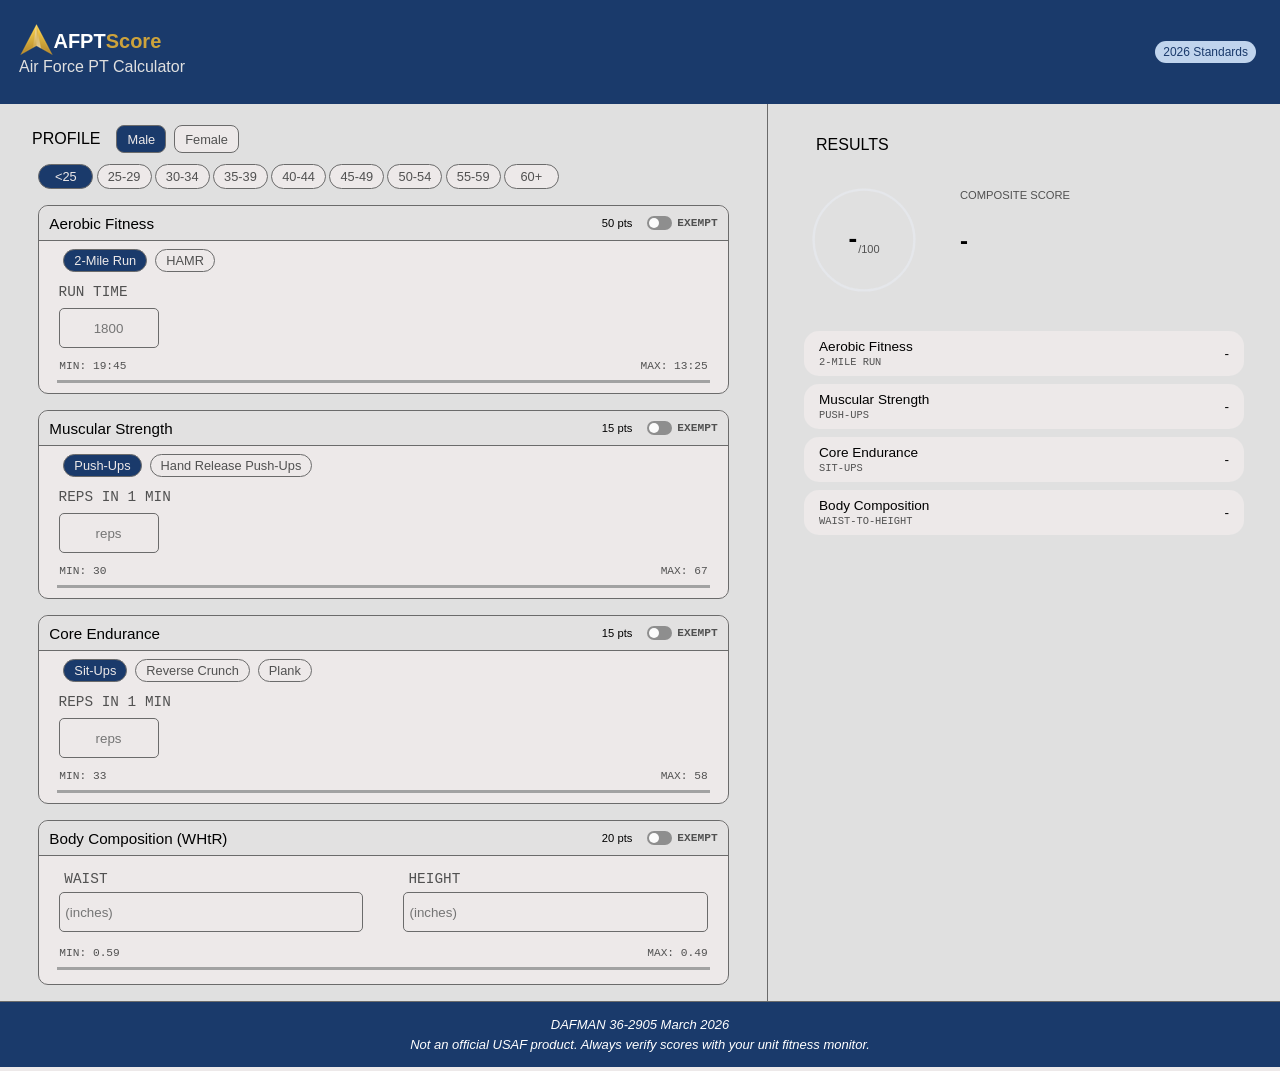
<file: index.html>
<!DOCTYPE html>
<html lang="en">
  <head>
    <meta charset="UTF-8" />
    <meta name="viewport" content="width=device-width, initial-scale=1.0" />
    <!-- Primary meta -->
    <title>AFPTScore  — Air Force PT Calculator</title>
    <meta name="description" content="Calculate your Air Force PT score instantly using 2025 AFI 36-2905 standards. Includes HAMR level planner, waist-to-height ratio check, and official document library." />
    <meta name="author" content="Elisa Cruz" />
    <meta name="robots" content="index, follow" />
    <!-- Open Graph (for link previews on Slack, LinkedIn, iMessage etc.) -->
    <meta property="og:type" content="website" />
    <meta property="og:title" content="AFPT Calculator — Air Force PT Score & HAMR Planner (2025)" />
    <meta property="og:description" content="Calculate your Air Force PT score using 2025 AFI 36-2905 standards. HAMR planner, WHtR check, and official documents." />
    <meta property="og:url" content="https://yourdomain.com/" />
    <meta property="og:image" content="assets/logo.png" />
    <meta property="og:site_name" content="AFPTScore" />
    <!-- Twitter / X card -->
    <meta name="twitter:card" content="summary_large_image" />
    <meta name="twitter:title" content="AFPT Calculator — Air Force PT Score & HAMR Planner (2025)" />
    <meta name="twitter:description" content="Calculate your Air Force PT score using 2025 AFI 36-2905 standards." />
    <meta name="twitter:image" content="assets/logo.png" />
    <!-- Canonical URL (tells search engines this is the authoritative page) -->
    <link rel="canonical" href="https://yourdomain.com/" />
    <!-- Favicon -->
    <link rel="icon" type="image/png" href="assets/favicon-96x96.png" sizes="96x96" />
    <link rel="icon" type="image/svg+xml" href="assets/favicon.svg" />
    <link rel="shortcut icon" href="assets/favicon.ico" />
    <link rel="apple-touch-icon" sizes="180x180" href="assets/apple-touch-icon.png" />
    <meta name="apple-mobile-web-app-title" content="AFPTScore" />
    <link rel="manifest" href="assets/site.webmanifest" />
    <!-- Theme color (colors the browser chrome on mobile) -->
    <meta name="theme-color" content="#1a3a6b" />
    <!-- Stylesheet -->
    <link rel="stylesheet" href="css/styles.css" />
  </head>
  <body>
    <header>
      <!-- NAV -->
      <nav class="topnav" role="navigation" aria-label="Main navigation">
        <div class="nav-brand">
          <a href="index.html" aria-label="AFPT home" id="logo-link">
            <img id="logo" src="assets/logo.png">
            <h1 class="nav-title">AFPT<span class="nav-title-muted">Score</span></h1>
            <p id="description">Air Force PT Calculator</p>
          </a>
        </div>
        <!--  <ul class="nav-links" role="list">
          <li><a href="index.html" class="nav-link active" aria-current="page">PT calculator</a></li>
          <li><a href="hamr.html" class="nav-link">HAMR planner</a></li> 
          <li><a href="whtr.html" class="nav-link">WHtR check</a></li>
          <li><a href="documents.html" class="nav-link">Documents</a></li> 
          </ul>--->
        <span class="nav-badge">2026 Standards</span>
      </nav>
    </header>
    <!-- MAIN CONTENT -->
    <main id="main-content">
      <!-- MAIN DIVS -->
      <div class="main-container">
      <div id="mobile-tabs">
        <button class="mobile-tab selected" id="tab-score">Enter Scores</button>
        <button class="mobile-tab" id="tab-results">Results</button>
      </div>
      <div id="left-div">
        <div id="calculator-form">
          <div id="gender-div">
            <h2 class="hero-eyebrow">Profile</h2>
            <button id="male" value="male" class="active">Male</button>
            <button id="female" value="female">Female</button>
          </div>
          <div id="age-div">
            <button id="under25" value="under25" class="active">&lt;25</button>
            <button id="age25to29" value="age25to29">25-29</button>
            <button id="age30to34" value="age30to34">30-34</button>
            <button id="age35to39" value="age35to39">35-39</button>
            <button id="age40to44" value="age40to44">40-44</button>
            <button id="age45to49" value="age45to49">45-49</button>
            <button id="age50to54" value="age50to54">50-54</button>
            <button id="age55to59" value="age55to59">55-59</button>
            <button id="over60" value="over60">60+</button>
          </div>
          <div class="cal-div">
            <div class="comp-header">
              <h3 >Aerobic Fitness</h3>
              <div class="comp-right-text">
                <span class="max-points">50 pts</span>
                <label class="switch"><input type="checkbox" id="exempt-cardio"><span class="slider"></span></label>
                <label for="exempt-cardio" class="exempt-label" id="cardio-exempt-label">Exempt</label>
              </div>
            </div>
            <div id="cardio-div">
              <div class="exempt-overlay hidden"></div>
              <div class="button-div" id="cardio-btns-div">
                <button id="two-mile" class="active">2-Mile Run</button>
                <button id="hamr">HAMR</button>
              </div>
              <div class="row-text-input">
                <label for="cardio-input" id="cardio-label">Run Time</label>
                <div class="input-div">
                  <input class="ex-input" id="cardio-input" name="cardio-result" placeholder="1800"/>
                  <span class="input-error-msg hidden" id="cardio-input-error"></span>
                </div>
                <div class="min-max-div">
                  <div class="min-max-span">
                    <span id="cardio-min" class="min">Min</span>
                    <span id="cardio-max" class="max">Max</span>
                  </div>
                  <div class="line-back">
                    <div class="line-fill" id="cardio-fill"></div>
                  </div>
                </div>
              </div>
            </div>
          </div>
          <div class="cal-div">
            <div class="comp-header">
              <h3 >Muscular Strength</h3>
              <div class="comp-right-text">
                <span class="max-points">15 pts</span>
                <label class="switch"><input type="checkbox" id="exempt-strength"><span class="slider"></span></label>
                <label for="exempt-strength" class="exempt-label">Exempt</label>
              </div>
            </div>
            <div id="strength-div">
              <div class="exempt-overlay hidden"></div>
              <div class="button-div" id="strength-btns-div">
                <button id="push-ups" class="active">Push-Ups</button>
                <button id="hand-release">Hand Release Push-Ups</button>
              </div>
              <div class="row-text-input">
                <label  for="strength-input" id="strength-label">Reps in 1 min</label>
                <div class="input-div">
                  <input class="ex-input" id="strength-input" name="strength-input" placeholder="reps"/>
                  <span class="input-error-msg hidden" id="strength-input-error"></span>
                </div>
                <div class="min-max-div">
                  <div class="min-max-span">
                    <span id="strength-min" class="min">Min</span>
                    <span id="strength-max" class="max">Max</span>
                  </div>
                  <div class="line-back">
                    <div class="line-fill" id="strength-fill"></div>
                  </div>
                </div>
              </div>
            </div>
          </div>
          <div class="cal-div">
            <div class="comp-header">
              <h3 >Core Endurance</h3>
              <div class="comp-right-text">
                <span class="max-points">15 pts</span>
                <label class="switch"><input type="checkbox" id="exempt-core"><span class="slider"></span></label>
                <label for="exempt-core" class="exempt-label">Exempt</label>
              </div>
            </div>
            <div id="core-div">
              <div class="exempt-overlay hidden"></div>
              <div class="button-div" id="core-btns-div">
                <button id="sit-ups" class="active">Sit-Ups</button>
                <button id="cross-leg">Reverse Crunch</button>
                <button id="plank">Plank</button>
              </div>
              <div class="row-text-input">
                <label for="core-input" id="core-label">Reps in 1 min</label>
                <div class="input-div">
                  <input class="ex-input" id="core-input" name="endurance-result" placeholder="reps"/>
                  <span class="input-error-msg hidden" id="core-input-error"></span>
                </div>
                <div class="min-max-div">
                  <div class="min-max-span">
                    <span id="core-min" class="min">Min</span>
                    <span id="core-max" class="max">Max</span>
                  </div>
                  <div class="line-back">
                    <div class="line-fill" id="core-fill"></div>
                  </div>
                </div>
              </div>
            </div>
          </div>
          <div class="cal-div">
            <div class="comp-header">
              <h3 >Body Composition (WHtR)</h3>
              <div class="comp-right-text">
                <span class="max-points">20 pts</span>
                <label class="switch"><input type="checkbox" id="exempt-body-comp"><span class="slider"></span></label>
                <label for="exempt-cardio" class="exempt-label">Exempt</label>
              </div>
            </div>
            <div id="body-comp-grid">
              <div class="exempt-overlay hidden"></div>
              <div class="body-comp-input">
                <label for="waist">Waist</label>
                <input id="waist" name="waist" placeholder="(inches)"/>
                <span class="input-error-msg hidden" id="waist-error"></span>
              </div>
              <div class="body-comp-input">
                <label for="height">Height</label>
                <input id="height" name="height" placeholder="(inches)"/>
                <span class="input-error-msg hidden" id="height-error"></span>
              </div>
              <div class="min-max-div" id="body-min-max-div">
                <div class="min-max-span">
                  <span id="body-comp-min" class="min">Min: .59</span>
                  <span id="body-comp-max" class="max">Max: .49</span>
                </div>
                <div class="line-back">
                  <div class="line-fill" id="body-comp-fill"></div>
                </div>
              </div>
            </div>
          </div>
        </div>
      </div>
      <div id="right-div" class="hidden">
        <h2 class="hero-eyebrow">Results</h2>
        <div class="total-score-div">
          <div id="svg-div">
            <svg class="score-svg" viewBox="0 0 100 100" width="120" height="120">
              <!-- background track -->
              <circle
                cx="50" cy="50" r="42"
                fill="none"
                stroke="#e5e7eb"
                stroke-width="2"
                />
              <!-- animated fill ring -->
              <circle
                id="score-ring"
                cx="50" cy="50" r="42"
                fill="none"
                stroke="#639922"
                stroke-width="4"
                stroke-linecap="round"
                stroke-dasharray="264"
                stroke-dashoffset="264"
                transform="rotate(-90 50 50)"
                />
            </svg>
            <div id="ring-label">
              <span id="score-points">-</span><span id="total-possible">/100</span>
            </div>
          </div>
          <div id="composite-div">
            <h3>Composite score</h3>
            <p id="composite-score">-</p>
            <p id="score-rating"></p>
          </div>
        </div>
        <div class="breakdown">
          <div class="breakdown-left">
            <span class="breakdown-name">Aerobic Fitness</span>
            <span class="breakdown-exercise" id="cardio-ex-label">2-Mile Run</span>
          </div>
          <div class="breakdown-right">
            <span class="breakdown-status" id="cardio-status"></span>
            <span class="breakdown-points" id="cardio">-</span>
          </div>
        </div>
        <div class="breakdown">
          <div class="breakdown-left">
            <span class="breakdown-name">Muscular Strength</span>
            <span class="breakdown-exercise" id="strength-ex-label">Push-ups</span>
          </div>
          <div class="breakdown-right">
            <span class="breakdown-status" id="strength-status"></span>
            <span class="breakdown-points" id="strength">-</span>
          </div>
        </div>
        <div class="breakdown">
          <div class="breakdown-left">
            <span class="breakdown-name">Core Endurance</span>
            <span class="breakdown-exercise" id="core-ex-label">Sit-ups</span>
          </div>
          <div class="breakdown-right">
            <span class="breakdown-status" id="endurance-status"></span>
            <span class="breakdown-points" id="endurance">-</span>
          </div>
        </div>
        <div class="breakdown">
          <div class="breakdown-left">
            <span class="breakdown-name">Body Composition</span>
            <span class="breakdown-exercise">Waist-to-Height</span>
          </div>
          <div class="breakdown-right">
            <span class="breakdown-status" id="whtr-status"></span>
            <span class="breakdown-points" id="whtr">-</span>
          </div>
        </div>
      </div>
    </main>
    <!-- FOOTER -->
    <footer class="footer-bar" role="contentinfo">
      <p class="footer-note">DAFMAN 36-2905 March 2026</p>
      <p class="footer-note">Not an official USAF product. Always verify scores with your unit fitness monitor.</p>
    </footer>
    <!-- SCRIPTS -->
    <script src="js/data.js"></script>
    <script src="js/calculator.js"></script>
  </body>
</html>
</file>
<file: css/styles.css>
/* Global Styles */
:root {
  --black: #000000;
  --gray: #515151;
  --color-background: #ede9e9;
  --color-background-darker: #e0e0e0;
  --light-blue: #c0d4ed;
  --blue: #1a3a6b;
  --gold: #cda33c;
  --white: #ffffff;
  --border: #6b6b6b;
  --exempt: #ce5c43;
  --exempt-overlay: #c0bdbd88;
  --green: #1a6b21;
  /*font*/
  --font-sans:
    -apple-system, BlinkMacSystemFont, "Segoe UI", Helvetica, Arial, sans-serif;
  --font-mono: "SF Mono", "Fira Code", "Fira Mono", "Roboto Mono", monospace;
}

* {
  box-sizing: border-box;
}

html {
  background-color: var(--color-background);
  
}

body {
  margin: 0;
  padding: 0;
  font-family: var(--font-sans);
  
}
main {
  min-height: 80vh;
}

/* HIDDEN CLASS */
.hidden {
  display: none;
}

/*EXEMPT OVERLAY*/
#cardio-div,
#strength-div,
#core-div,
#body-comp-grid {
  position: relative;
}

.exempt-overlay {
  position: absolute;
  top: 0;
  left: 0;
  right: 0;
  bottom: 0;
  background: var(--exempt-overlay);
  backdrop-filter: blur(2px);
  -webkit-backdrop-filter: blur(2px);
  z-index: 2;
  border-radius: 0 0 10px 10px;
}

/* REMOVE DEFAULT STYLES */
input,
textarea,
select {
  -webkit-appearance: none;
  -moz-appearance: none;
  appearance: none;
  border-radius: 0;
  background-image: none;
}

#logo-link {
  padding-top: 20px;
  text-decoration: none;
}

#logo-link p {
  font-family: var(--font-sans);
  font-size: 1rem;
  position: relative;
  right: 15px;
  bottom: 5px;
}

/* FONTS */
h2 {
  font-family: var(--font-sans);
  font-size: 1rem;
  font-weight: 500;
  color: var(--black);
  margin: 1rem 0.5rem 1rem 2rem;
  display: inline;
}

h3 {
  font-size: 0.95rem;
  font-family: var(--font-sans);
  font-weight: 500;
  margin-left: 10px;
}

p {
  color: var(--black);
}

.hero-eyebrow {
  font-family: var(--font-sans);
  text-transform: uppercase;
}

#description {
  font-size: 0.2rem;
  color: var(--color-background-darker);
  margin: 10px 10px 20px;
}

#logo {
  display: inline;
  margin: 10px -5px 0;
  position: relative;
  top: 10px;
}

.nav-title {
  display: inline-block;
  font-size: 1.25rem;
  font-weight: 700;
  color: var(--white);
  margin: 0;
}

.nav-title-muted {
  color: var(--gold);
}

/* HEADER */
header {
  background-color: var(--blue);
  color: var(--white);
}

/* NAV */
nav {
  display: flex;
  justify-content: space-between;
  align-items: center;
  padding: 0.2rem 1.5rem;
}

.nav-links {
  display: flex;
  gap: 1.5rem;
  list-style: none;
  color: var(--gray);
  padding: 0 0.25rem;
}

.nav-link {
  color: var(--gray);
  text-decoration: none;
  font-weight: 500;
  border-radius: 10px;
  padding: 0.5rem 0.75rem;
}

.nav-link:visited {
  color: none;
}

.active {
  background-color: var(--blue);
  color: var(--color-background);
}

.nav-badge {
  background-color: var(--light-blue);
  color: var(--blue);
  font-size: 0.75rem;
  font-weight: 400;
  padding: 0.25rem 0.5rem;
  border-radius: 9999px;
}

.main-container {
  display: grid;
  grid-template-columns: 1fr;
  background: var(--color-background-darker);
}

#mobile-tabs {
  display: grid;
  grid-template-columns: 1fr 1fr;
  height: 40px;
}

.mobile-tab {
  border-style: none;
  border-radius: 0px;
  background-color: var(--color-background);
}

.selected {
  border-bottom: solid 4px var(--blue);
}

#left-div {
  border-right: solid var(--border) 0.5px;
}

#right-div {
  padding: 2rem 1rem 0;
  background-color: var(--color-background-darker);
}

.cal-div {
  display: flex;
  background-color: var(--color-background);
  flex-direction: column;
  border: solid var(--border) 0.5px;
  border-radius: 10px;
  width: 90%;
  margin: 1rem auto;
}

#gender-div {
  display: flex;
  gap: 0.5rem;
  align-items: center;
  margin-top: 10px;
}

#gender-div button {
  height: 28px;
  border-radius: 8px;
}

#age-div {
  display: flex;
  flex-wrap: wrap;
  gap: 0.2rem;
  justify-content: flex-start;
  width: 90%;
  margin: 0 auto 1rem;
}

#age-div button {
  font-size: 0.8rem;
  padding: 4px 6px;
  width: 55px;
}

.button-div {
  display: flex;
  justify-content: flex-start;
  gap: 0.5rem;
  margin: 0.5rem 1.5rem;
}

.comp-header {
  display: flex;
  justify-content: space-between;
  align-items: center;
  border-bottom: 0.5px solid var(--border);
  height: 35px;
  border-radius: 10px 10px 0 0;
  background-color: rgba(224, 224, 224, 0.8);
}

.comp-right-text {
  display: flex;
  flex-direction: row;
  align-items: center;
  gap: 5px;
  margin-right: 10px;
  font-size: 0.7rem;
}

.max-points {
  margin-right: 10px;
}

.exempt-label {
  margin: 0;
  font-family: var(--font-mono);
  text-transform: uppercase;
  font-size: 0.7rem;
  font-weight: 600;
}

.is-exempt {
  color: #6b6b6b;

  h3 {
    color: #6b6b6b;
  }

  label {
    color: var(--exempt);
  }
}

.row-text-input {
  display: flex;
  flex-direction: column;
  justify-content: flex-start;
  margin: 0;
}

.input-div {
  display: flex;
  flex-direction: column;
  margin: 0 1.2rem;
}

.ex-input {
  width: 100px;
  height: 40px;
  text-align: center;
  margin-bottom: 4px;
}

.input-error {
  border-color: #c0392b !important;
  background-color: #fff5f5;
}

.input-error-msg {
  font-size: 0.7rem;
  color: #c0392b;
  font-family: var(--font-mono);
  margin: 0 0 8px;
}

.min-max-div {
  display: flex;
  flex-direction: column;
  align-items: center;
  margin-bottom: 10px;
}

.min-max-span {
  display: flex;
  flex-direction: row;
  width: 100%;
  justify-content: space-between;
  font-family: var(--font-mono);
  text-transform: uppercase;
  color: var(--gray);
  font-size: 0.7rem;
  margin: 8px 0;
}

.min {
  margin-left: 20px;
}

.max {
  margin-right: 20px;
}

.line-back {
  width: 95%;
  height: 3px;
  background-color: rgb(162, 162, 162);
  margin: 0;
  position: relative;
  overflow: hidden;
}

.line-fill {
  position: absolute;
  left: 0;
  top: 0;
  height: 100%;
  width: 0%;
  background-color: var(--green);
  border-radius: 2px;
  transition: width 0.5s ease;
}

button {
  background-color: var(--color-background);
  color: var(--gray);
  border: none;
  padding: 3px 10px;
  border-radius: 20px;
  border: solid var(--border) 0.5px;
  cursor: pointer;
  font-size: 0.8rem;
}

/* CALCULATOR STYLES*/
label {
  color: var(--gray);
  font-size: 0.9rem;
  margin: 0.25rem 1.2rem 0.5rem;
  text-transform: uppercase;
  font-family: var(--font-mono);
}

input,
select {
  background-color: var(--color-background);
  color: var(--black);
  border: solid var(--border) 0.5px;
  padding: 5px;
  border-radius: 5px;
  margin: 0;
}

/*TOGGLE SWITCH*/
input[type="checkbox"] {
  opacity: 0;
  width: 0;
  height: 0;
}

.switch {
  position: relative;
  display: inline-block;
  width: 25px;
  height: 14px;
  margin: 0;
}

.slider {
  position: absolute;
  cursor: pointer;
  top: 0;
  left: 0;
  right: 0;
  bottom: 0;
  background-color: #8e8e8e;
  border-radius: 80px;
  -webkit-transition: 0.4s;
  transition: 0.4s;
}

.slider::before {
  position: absolute;
  content: "";
  height: 10px;
  width: 10px;
  left: 2px;
  bottom: 2px;
  border-radius: 20px;
  background-color: rgba(255, 255, 255, 0.963);
  -webkit-transition: 0.4s;
  transition: 0.4s;
}

input:checked + .slider {
  background-color: var(--exempt);
}

input:focus + .slider {
  box-shadow: 0 0 1px var(--exempt);
}

input:checked + .slider:before {
  -webkit-transform: translateX(11px);
  -ms-transform: translateX(11px);
  transform: translateX(11px);
}

/*///////*/
#body-comp-grid {
  display: grid;
  grid-template-columns: 1fr 1fr;
  grid-template-rows: 1fr 40%;
  justify-content: left;
  width: 100%;
  margin: 0;
}

#body-min-max-div {
  display: flex;
  justify-content: center;
  grid-row: 2/3;
  grid-column: 1/3;
  margin: 0 0 16px;
  width: 100%;
}

.body-comp-input {
  display: flex;
  flex-direction: column;
  margin: 10px 20px 5px;
}

.body-comp-input input {
  width: 100%;
  height: 40px;
}

.body-comp-input label {
  margin: 5px;
}

.total-score-div {
  display: flex;
  align-items: center;
  gap: 16px;
  margin: 15px 20px 20px;
}

#svg-div {
  position: relative;
  width: 120px;
  height: 120px;
  flex-shrink: 0;
}

#ring-label {
  position: absolute;
  top: 50%;
  left: 50%;
  transform: translate(-50%, -50%);
  display: flex;
  flex-direction: row;
  gap: 1px;
  pointer-events: none;
  white-space: nowrap;
}

#composite-div {
  align-content: center;
  margin:20px;
  display:grid;
  grid-template-columns: 1fr 1fr;
  grid-template-rows: 1fr 30%;
  gap: 0;

}

#composite-div h3 {
  color: var(--gray);
  text-transform: uppercase;
  font-size: .7em;
  margin: 0 0 2px;
  grid-row: 1/2;
  grid-column: 1/3;
}
#composite-score {
  font-size: 1.5em;
  font-weight: 600;
  color: var(--black);
  grid-row: 2/3;
  grid-column: 1/2;
  align-self: end;
  justify-self: start;
  padding-bottom: 12px;
}

#score-ring {
  transition:
    stroke-dashoffset 0.6s ease,
    stroke 0.4s ease;
}

#score-points {
  font-size: 26px;
  font-weight: 600;
  color: var(--black);
}

#total-possible {
  font-size: 11px;
  color: var(--gray);
  margin-bottom: 2px;
  padding-top: 20px;
}

#score-rating {
  font-size: 0.72rem;
  text-transform: capitalize;
  font-family: var(--font-sans);
  padding: 4px 8px;
  border-radius: 10px;
  text-align: center;
  font-weight: 600;
  margin: 12px 0 8px;
  grid-row: 1/3;
  grid-column: 2/3;
align-self: center;
}

.rating-excellent {
  color: #53821a;
  background-color: #a9c38d88;
}

.rating-satisfactory {
  color: #878720;
  background-color: rgba(221, 227, 140, 0.552);
}

.rating-unsat {
  color: #ae3939;
  background-color: #df94947c;
}

.breakdown {
  background-color: var(--color-background);
  display: flex;
  justify-content: space-between;
  align-items: center;
  margin: 8px 20px;
  border-radius: 15px;
  padding: 8px 15px;
}

.breakdown-left {
  display: flex;
  flex-direction: column;

  gap: 2px;
}

.breakdown-name {
  font-size: 0.85rem;
  font-weight: 500;
  color: var(--black);
}

.breakdown-exercise {
  font-size: 0.65rem;
  font-family: var(--font-mono);
  color: var(--gray);
  text-transform: uppercase;
}

.breakdown-right {
  display: flex;
  align-items: center;
  gap: 8px;
}

.breakdown-points {
  font-size: 0.85rem;
  font-weight: 500;
  color: var(--black);
  min-width: 42px;
  text-align: right;
}

.breakdown-status {
  font-size: 0.68rem;
  font-family: var(--font-sans);
  text-transform: capitalize;
  font-weight: 600;
  padding: 3px 6px;
  border-radius: 8px;
}

.status-pass {
  color: #53821a;
  background-color: #a9c38d88;
}

.status-fail {
  color: #ae3939;
  background-color: #df94947c;
}

.status-exempt {
  color: var(--exempt);
  background-color: #ce5c4322;
}

/* FOOTER */
footer {
  border-top: solid var(--border) 0.5px;
  background-color: var(--blue);
  padding: 10px 10px;
  text-align: center;
}

.footer-note {
  color: var(--white);
  margin: 5px 10px;
  font-size: small;
  font-style: italic;
}

/*  MID SIZE SCREEN WIDTH  */

@media only screen and (min-width: 700px) {
  .main-container {
    grid-template-columns: 60% 40%;
  }

  #left-div {
    grid-column: 1/2;
    gap: 1rem;
  }

  #right-div {
    grid-column: 2/3;
    gap: 1rem;
  }

  #mobile-tabs {
    display: none;
  }
}
</file>
